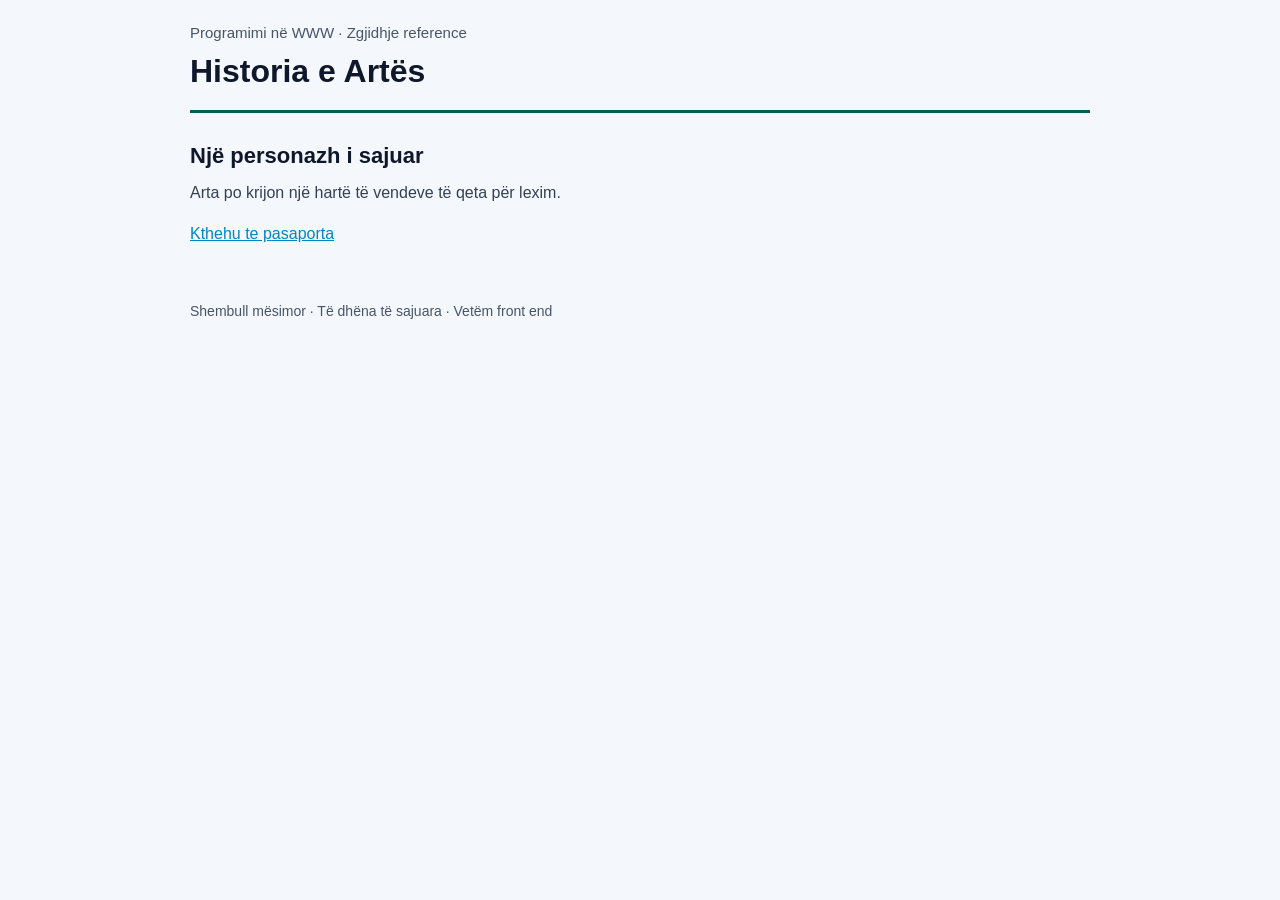
<file: JAVA1/index.html>
<!DOCTYPE html>
<html lang="sq">
<head>
    <meta charset="UTF-8">
    <meta name="viewport" content="width=device-width, initial-scale=1.0">
    <title>Historia e Artës</title>
    <link rel="stylesheet" href="style.css">
</head>
<body>

    <div class="container">
        <p class="header-top">Programimi në WWW &middot; Zgjidhje reference</p>
        <h1 class="main-title">Historia e Artës</h1>

        <hr class="divider">

        <main>
            <h2 class="section-title">Një personazh i sajuar</h2>
            <p class="text-content">Arta po krijon një hartë të vendeve të qeta për lexim.</p>

            <a href="rreth.html" class="content-link">Kthehu te pasaporta</a>
        </main>

        <p class="footer-text">Shembull mësimor &middot; Të dhëna të sajuara &middot; Vetëm front end</p>
    </div>

</body>
</html>
</file>
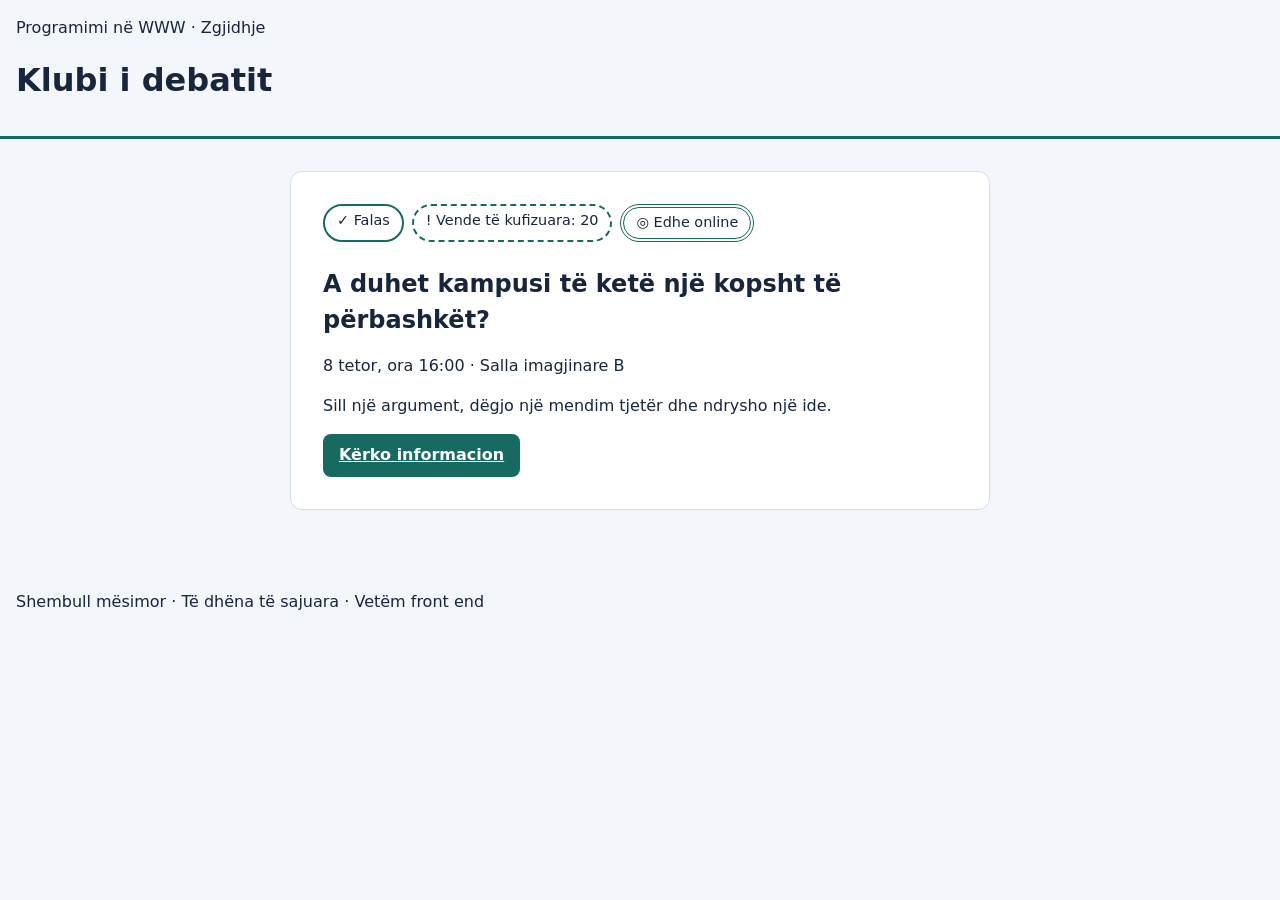
<file: JAVA3/index.html>
<!doctype html>
<html lang="sq">
  <head>
    <meta charset="UTF-8" />
    <meta name="viewport" content="width=device-width, initial-scale=1" />
    <title>Klubi i debatit · Afishe</title>
    <link rel="stylesheet" href="style.css" />
    <link rel="stylesheet" href="gabime.css" />
  </head>
  <body>
    <a class="skip" href="#main">Kalo te përmbajtja</a>
    <header>
      <p>Programimi në WWW · Zgjidhje</p>
      <h1>Klubi i debatit</h1>
    </header>
    <main id="main">
      <article class="poster">
        <ul class="tags">
          <li class="tag tag--free">✓ Falas</li>
          <li class="tag tag--limited">! Vende të kufizuara: 20</li>
          <li class="tag tag--online">◎ Edhe online</li>
        </ul>
        <h2 class="event-title">A duhet kampusi të ketë një kopsht të përbashkët?</h2>
        <p class="event-meta">
          <time datetime="2026-10-08T16:00">8 tetor, ora 16:00</time> · Salla imagjinare B
        </p>
        <p class="event-text">
          Sill një argument, dëgjo një mendim tjetër dhe ndrysho një ide.
        </p>
        <a class="btn" href="https://example.com/regjistrimi">Kërko informacion</a>
      </article>
    </main>
    <footer>Shembull mësimor · Të dhëna të sajuara · Vetëm front end</footer>
  </body>
</html>
</file>
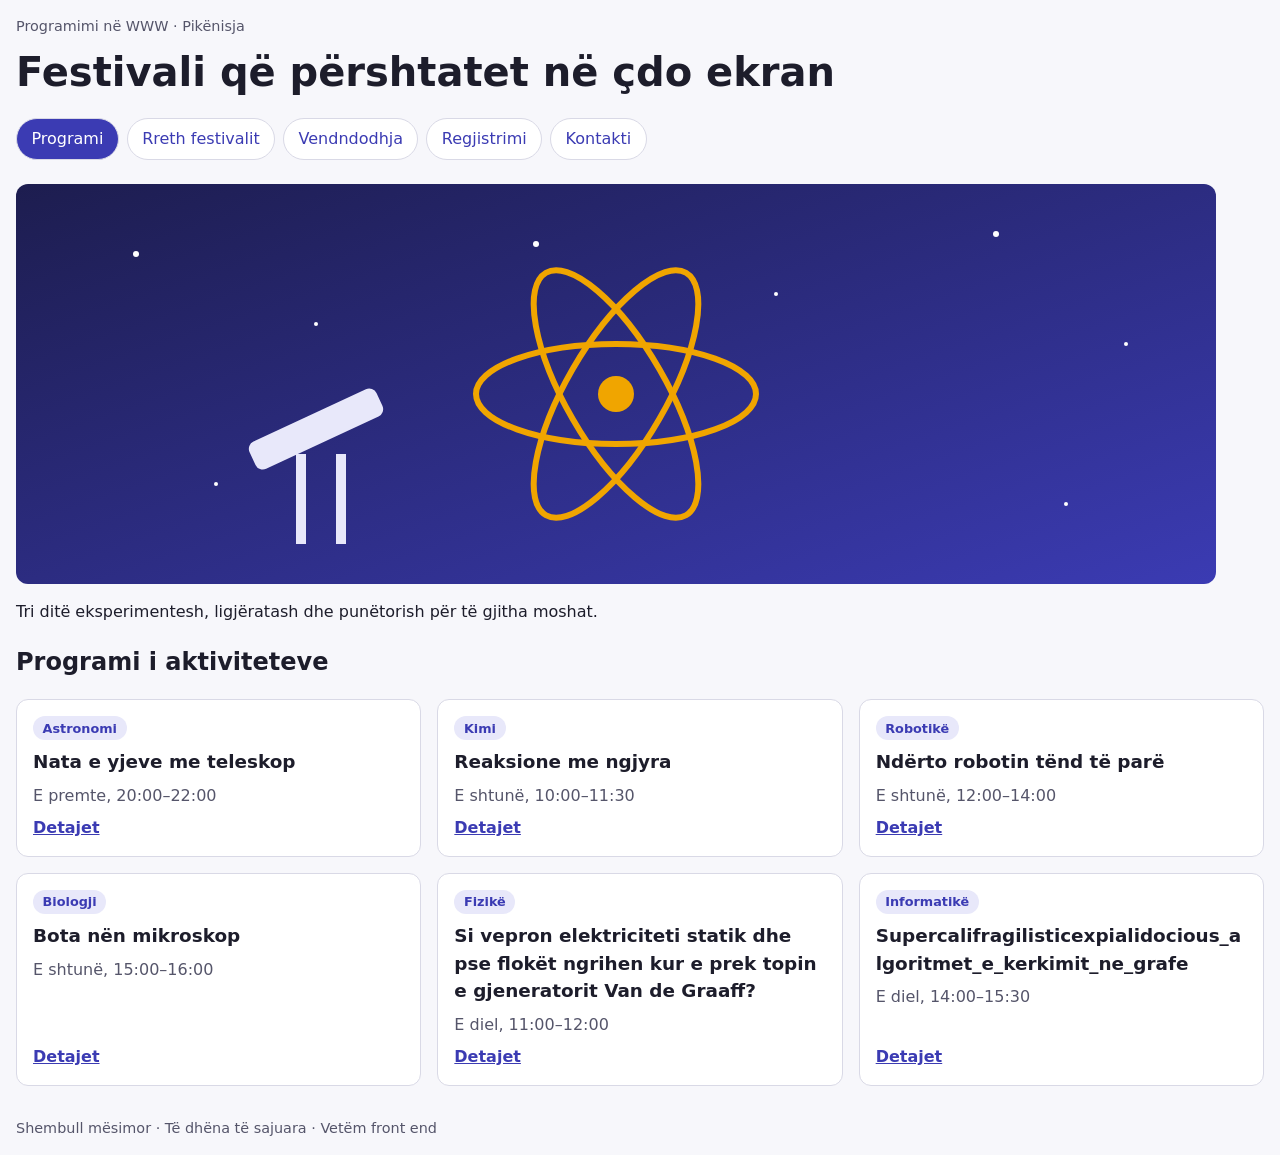
<file: JAVA4/index.html>
<!doctype html>
<html lang="sq">
  <head>
    <meta charset="UTF-8" />
    <meta name="viewport" content="width=device-width, initial-scale=1" />
    <title>Festivali që përshtatet në çdo ekran</title>
    <link rel="stylesheet" href="style.css" />
  </head>
  <body>
    <a class="skip" href="#main">Kalo te përmbajtja</a>
    <header class="site-header">
      <p class="eyebrow">Programimi në WWW · Pikënisja</p>
      <h1>Festivali që përshtatet në çdo ekran</h1>
      <nav aria-label="Menuja kryesore">
        <ul class="menu">
          <li><a href="#programi" aria-current="page">Programi</a></li>
          <li><a href="#rreth">Rreth festivalit</a></li>
          <li><a href="#vendndodhja">Vendndodhja</a></li>
          <li><a href="#regjistrimi">Regjistrimi</a></li>
          <li><a href="#kontakti">Kontakti</a></li>
        </ul>
      </nav>
    </header>

    <main id="main">
      <section class="hero" id="rreth">
        <img
          src="assets/festivali.svg"
          alt="Ilustrim i festivalit shkencor me teleskop, atom dhe yje"
          width="1200"
          height="400"
        />
        <p>
          Tri ditë eksperimentesh, ligjëratash dhe punëtorish për të gjitha moshat.
        </p>
      </section>

      <section id="programi" aria-labelledby="programi-titulli">
        <h2 id="programi-titulli">Programi i aktiviteteve</h2>
        <ul class="cards">
          <li class="card">
            <p class="category">Astronomi</p>
            <h3>Nata e yjeve me teleskop</h3>
            <p class="time"><time datetime="2026-05-15T20:00">E premte, 20:00–22:00</time></p>
            <a href="#detaje-1">Detajet<span class="sr-only"> për Natën e yjeve</span></a>
          </li>
          <li class="card">
            <p class="category">Kimi</p>
            <h3>Reaksione me ngjyra</h3>
            <p class="time"><time datetime="2026-05-16T10:00">E shtunë, 10:00–11:30</time></p>
            <a href="#detaje-2">Detajet<span class="sr-only"> për Reaksione me ngjyra</span></a>
          </li>
          <li class="card">
            <p class="category">Robotikë</p>
            <h3>Ndërto robotin tënd të parë</h3>
            <p class="time"><time datetime="2026-05-16T12:00">E shtunë, 12:00–14:00</time></p>
            <a href="#detaje-3">Detajet<span class="sr-only"> për Ndërto robotin tënd</span></a>
          </li>
          <li class="card">
            <p class="category">Biologji</p>
            <h3>Bota nën mikroskop</h3>
            <p class="time"><time datetime="2026-05-16T15:00">E shtunë, 15:00–16:00</time></p>
            <a href="#detaje-4">Detajet<span class="sr-only"> për Bota nën mikroskop</span></a>
          </li>
          <li class="card">
            <p class="category">Fizikë</p>
            <h3>
              Si vepron elektriciteti statik dhe pse flokët ngrihen kur e prek topin e gjeneratorit Van de Graaff?
            </h3>
            <p class="time"><time datetime="2026-05-17T11:00">E diel, 11:00–12:00</time></p>
            <a href="#detaje-5">Detajet<span class="sr-only"> për Elektriciteti statik</span></a>
          </li>
          <li class="card">
            <p class="category">Informatikë</p>
            <h3>Supercalifragilisticexpialidocious_algoritmet_e_kerkimit_ne_grafe</h3>
            <p class="time"><time datetime="2026-05-17T14:00">E diel, 14:00–15:30</time></p>
            <a href="#detaje-6">Detajet<span class="sr-only"> për Algoritmet e kërkimit</span></a>
          </li>
        </ul>
      </section>
    </main>

    <footer>Shembull mësimor · Të dhëna të sajuara · Vetëm front end</footer>
  </body>
</html>
</file>
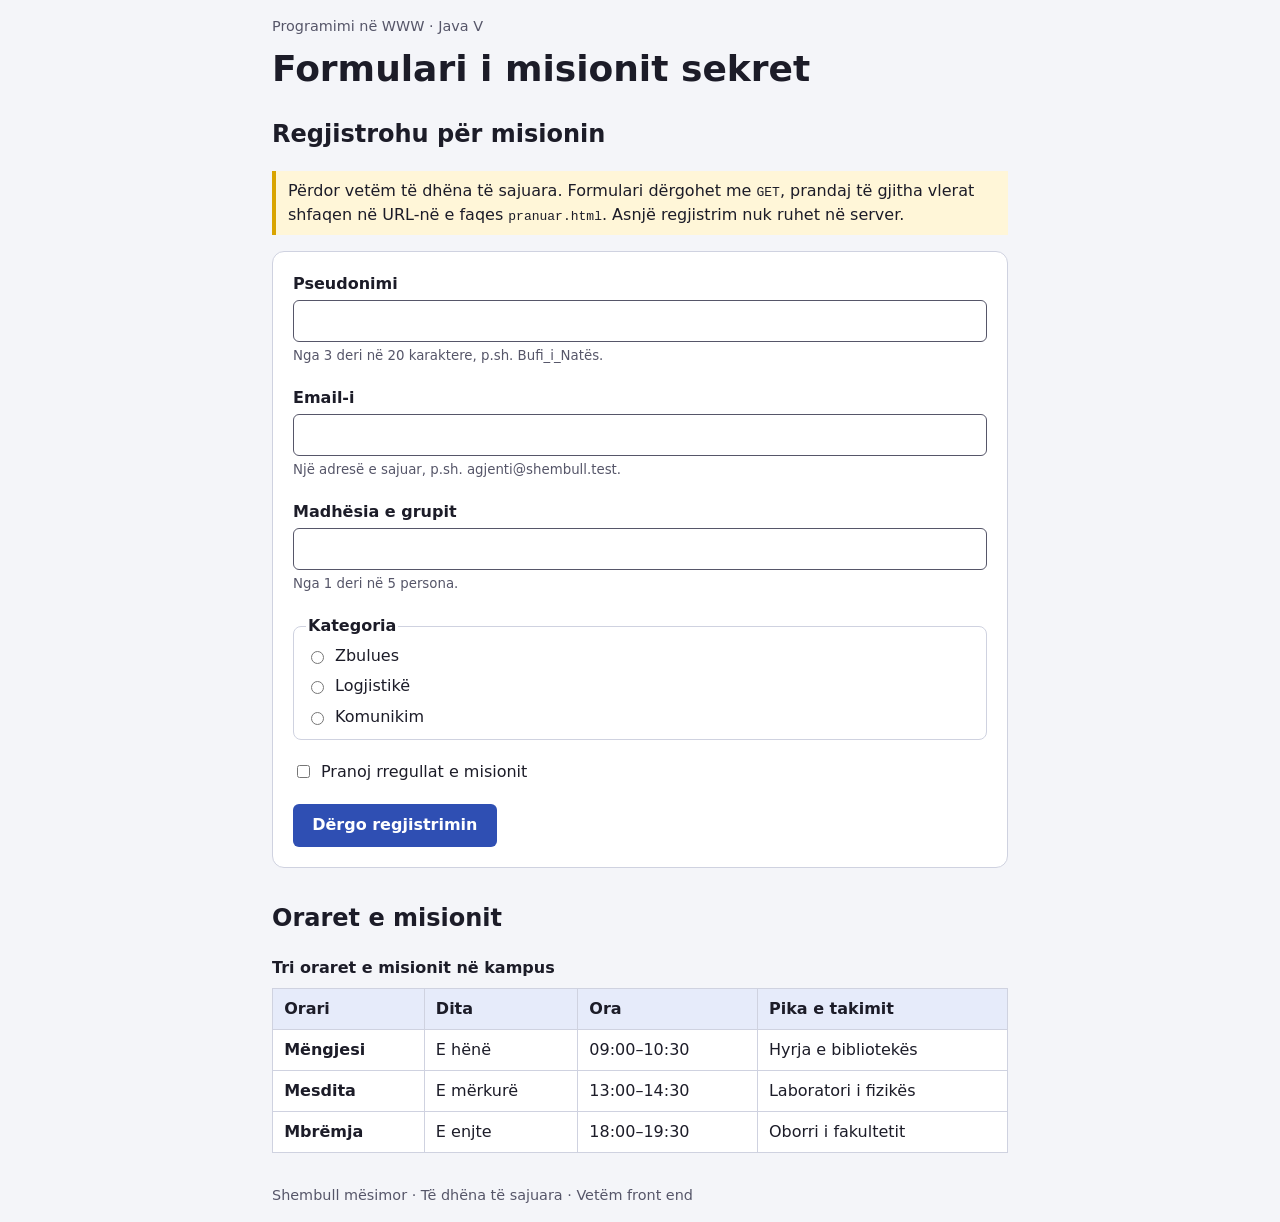
<file: JAVA5/index.html>
<!doctype html>
<html lang="sq">
  <head>
    <meta charset="UTF-8" />
    <meta name="viewport" content="width=device-width, initial-scale=1" />
    <title>Formulari i misionit sekret</title>
    <link rel="stylesheet" href="style.css" />
  </head>
  <body>
    <a class="skip" href="#main">Kalo te përmbajtja</a>
    <header class="site-header">
      <p class="eyebrow">Programimi në WWW · Java V</p>
      <h1>Formulari i misionit sekret</h1>
    </header>

    <main id="main">
      <section aria-labelledby="regjistrimi-titulli">
        <h2 id="regjistrimi-titulli">Regjistrohu për misionin</h2>
        <p class="shenim">
          Përdor vetëm të dhëna të sajuara. Formulari dërgohet me <code>GET</code>,
          prandaj të gjitha vlerat shfaqen në URL-në e faqes <code>pranuar.html</code>.
          Asnjë regjistrim nuk ruhet në server.
        </p>

        <form class="forma" action="pranuar.html" method="get">
          <div class="fusha">
            <label for="pseudonimi">Pseudonimi</label>
            <input
              id="pseudonimi"
              name="pseudonimi"
              type="text"
              required
              minlength="3"
              maxlength="20"
              autocomplete="off"
              aria-describedby="pseudonimi-ndihme"
            />
            <small id="pseudonimi-ndihme">Nga 3 deri në 20 karaktere, p.sh. Bufi_i_Natës.</small>
          </div>

          <div class="fusha">
            <label for="email">Email-i</label>
            <input
              id="email"
              name="email"
              type="email"
              required
              autocomplete="off"
              aria-describedby="email-ndihme"
            />
            <small id="email-ndihme">Një adresë e sajuar, p.sh. agjenti@shembull.test.</small>
          </div>

          <div class="fusha">
            <label for="grupi">Madhësia e grupit</label>
            <input
              id="grupi"
              name="grupi"
              type="number"
              required
              min="1"
              max="5"
              step="1"
              aria-describedby="grupi-ndihme"
            />
            <small id="grupi-ndihme">Nga 1 deri në 5 persona.</small>
          </div>

          <fieldset>
            <legend>Kategoria</legend>
            <div class="zgjedhje">
              <input id="kat-zbulues" name="kategoria" type="radio" value="zbulues" required />
              <label for="kat-zbulues">Zbulues</label>
            </div>
            <div class="zgjedhje">
              <input id="kat-logjistike" name="kategoria" type="radio" value="logjistike" />
              <label for="kat-logjistike">Logjistikë</label>
            </div>
            <div class="zgjedhje">
              <input id="kat-komunikim" name="kategoria" type="radio" value="komunikim" />
              <label for="kat-komunikim">Komunikim</label>
            </div>
          </fieldset>

          <div class="zgjedhje">
            <input id="rregullat" name="rregullat" type="checkbox" value="po" required />
            <label for="rregullat">Pranoj rregullat e misionit</label>
          </div>

          <button type="submit">Dërgo regjistrimin</button>
        </form>
      </section>

      <section aria-labelledby="oraret-titulli">
        <h2 id="oraret-titulli">Oraret e misionit</h2>
        <div class="tabela">
          <table>
            <caption>Tri oraret e misionit në kampus</caption>
            <thead>
              <tr>
                <th scope="col">Orari</th>
                <th scope="col">Dita</th>
                <th scope="col">Ora</th>
                <th scope="col">Pika e takimit</th>
              </tr>
            </thead>
            <tbody>
              <tr>
                <th scope="row">Mëngjesi</th>
                <td>E hënë</td>
                <td><time datetime="09:00">09:00</time>–<time datetime="10:30">10:30</time></td>
                <td>Hyrja e bibliotekës</td>
              </tr>
              <tr>
                <th scope="row">Mesdita</th>
                <td>E mërkurë</td>
                <td><time datetime="13:00">13:00</time>–<time datetime="14:30">14:30</time></td>
                <td>Laboratori i fizikës</td>
              </tr>
              <tr>
                <th scope="row">Mbrëmja</th>
                <td>E enjte</td>
                <td><time datetime="18:00">18:00</time>–<time datetime="19:30">19:30</time></td>
                <td>Oborri i fakultetit</td>
              </tr>
            </tbody>
          </table>
        </div>
      </section>
    </main>

    <footer>Shembull mësimor · Të dhëna të sajuara · Vetëm front end</footer>
  </body>
</html>
</file>
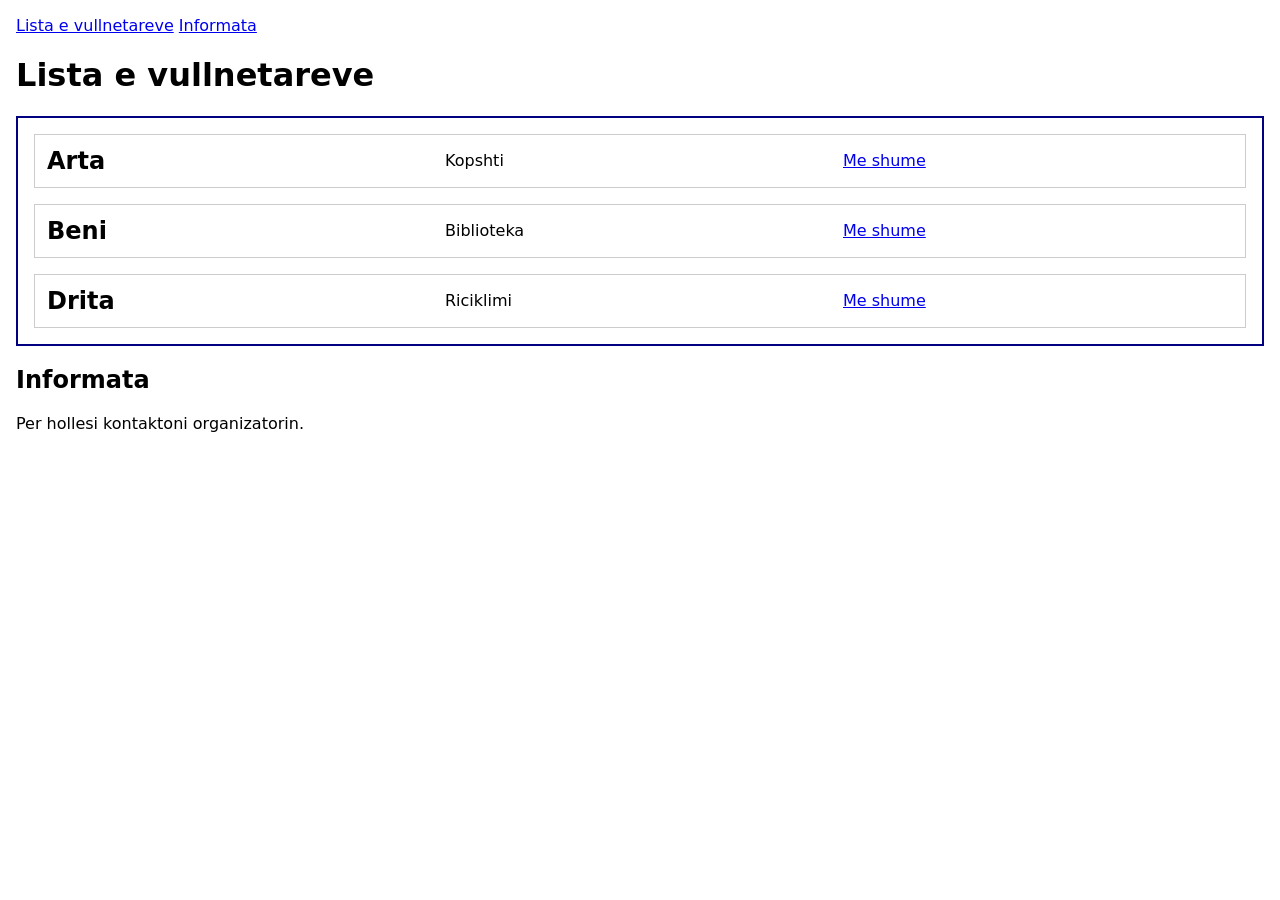
<file: Vleresime/Prova1/index.html>
<!doctype html>
<html lang="sq">
<head>
  <meta charset="UTF-8">
  <meta name="viewport" content="width=device-width,initial-scale=1">
  <title>Lista e vullnetareve - Gr.3</title>
  <link rel="stylesheet" href="style.css">
</head>
<body>
  <!-- Gr.3 -->
  <nav><a href="#anetaret">Lista e vullnetareve</a> <a href="#kontakti">Informata</a></nav>
  <main>
    <h1>Lista e vullnetareve</h1>
    <section id="anetaret" class="members" aria-label="Lista e vullnetareve">
      <article class="profile">
        <h2>Arta</h2>
        <p>Kopshti</p>
        <a href="#kontakti">Me shume</a>
      </article>
      <article class="profile">
        <h2>Beni</h2>
        <p>Biblioteka</p>
        <a href="#kontakti">Me shume</a>
      </article>
      <article class="profile">
        <h2>Drita</h2>
        <p>Riciklimi</p>
        <a href="#kontakti">Me shume</a>
      </article>
    </section>
    <section id="kontakti">
      <h2>Informata</h2>
      <p>Per hollesi kontaktoni organizatorin.</p>
    </section>
  </main>
</body>
</html>
</file>
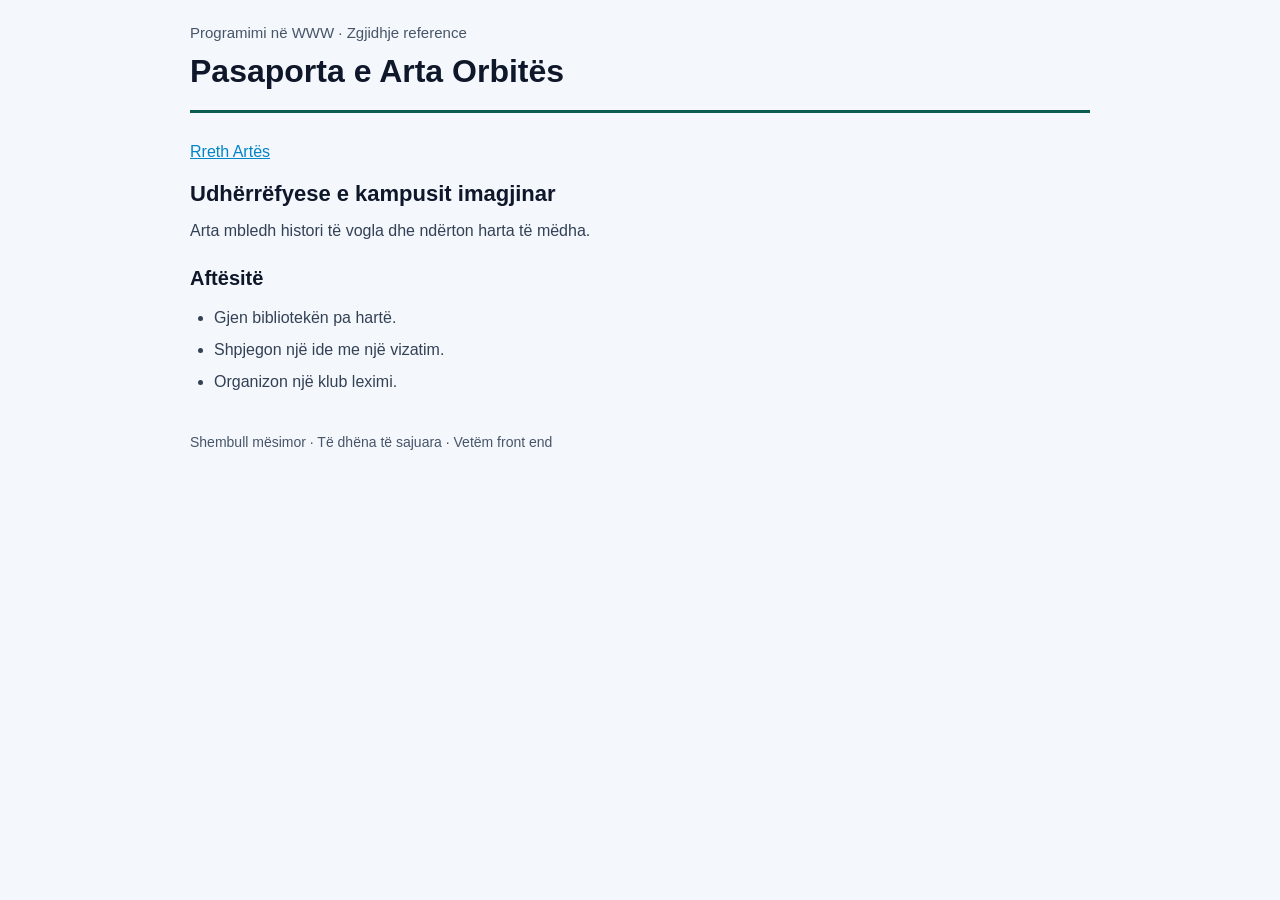
<file: JAVA1/rreth.html>
<!DOCTYPE html>
<html lang="sq">
<head>
    <meta charset="UTF-8">
    <meta name="viewport" content="width=device-width, initial-scale=1.0">
    <title>Pasaporta e Arta Orbitës</title>
    <link rel="stylesheet" href="style.css">
</head>
<body>

    <div class="container">
        <p class="header-top">Programimi në WWW &middot; Zgjidhje reference</p>
        <h1 class="main-title">Pasaporta e Arta Orbitës</h1>

        <hr class="divider">

        <main>
            <a href="index.html" class="content-link">Rreth Artës</a>

            <h2 class="section-title">Udhërrëfyese e kampusit imagjinar</h2>
            <p class="text-content">Arta mbledh histori të vogla dhe ndërton harta të mëdha.</p>

            <h3 class="sub-title">Aftësitë</h3>
            <ul class="skills-list">
                <li>Gjen bibliotekën pa hartë.</li>
                <li>Shpjegon një ide me një vizatim.</li>
                <li>Organizon një klub leximi.</li>
            </ul>
        </main>

        <p class="footer-text">Shembull mësimor &middot; Të dhëna të sajuara &middot; Vetëm front end</p>
    </div>

</body>
</html>
</file>
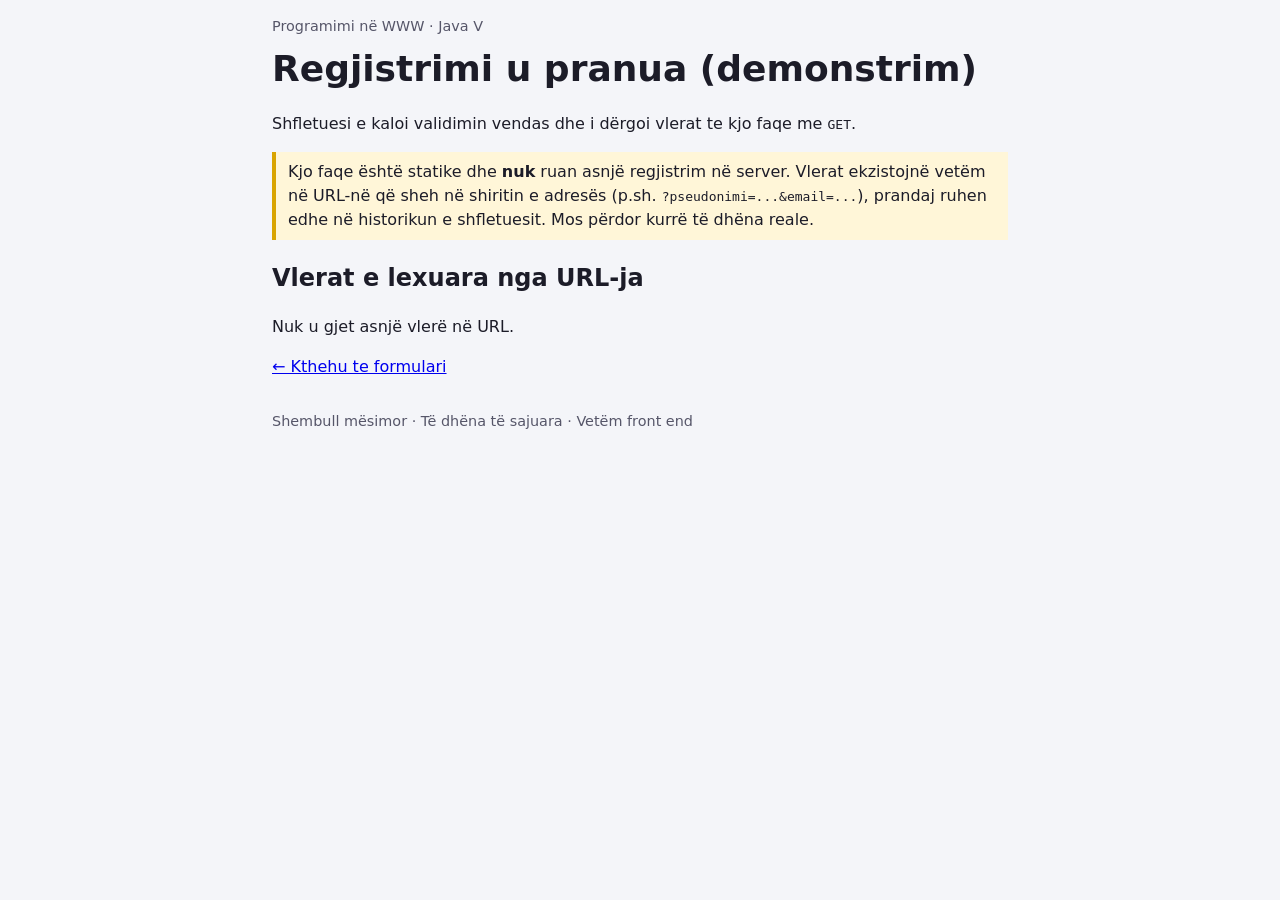
<file: JAVA5/pranuar.html>
<!doctype html>
<html lang="sq">
  <head>
    <meta charset="UTF-8" />
    <meta name="viewport" content="width=device-width, initial-scale=1" />
    <title>Regjistrimi u pranua</title>
    <link rel="stylesheet" href="style.css" />
  </head>
  <body>
    <a class="skip" href="#main">Kalo te përmbajtja</a>
    <header class="site-header">
      <p class="eyebrow">Programimi në WWW · Java V</p>
      <h1>Regjistrimi u pranua (demonstrim)</h1>
    </header>

    <main id="main">
      <p>
        Shfletuesi e kaloi validimin vendas dhe i dërgoi vlerat te kjo faqe me
        <code>GET</code>.
      </p>
      <p class="shenim">
        Kjo faqe është statike dhe <strong>nuk</strong> ruan asnjë regjistrim në server.
        Vlerat ekzistojnë vetëm në URL-në që sheh në shiritin e adresës
        (p.sh. <code>?pseudonimi=...&amp;email=...</code>), prandaj ruhen edhe në
        historikun e shfletuesit. Mos përdor kurrë të dhëna reale.
      </p>

      <h2>Vlerat e lexuara nga URL-ja</h2>
      <dl id="vlerat" class="vlerat"></dl>

      <p><a href="index.html">← Kthehu te formulari</a></p>
    </main>

    <footer>Shembull mësimor · Të dhëna të sajuara · Vetëm front end</footer>

    <script>
      // Lexon parametrat e GET dhe i shfaq me textContent, që HTML-ja e futur në URL të mos ekzekutohet.
      const parametrat = new URLSearchParams(window.location.search);
      const lista = document.getElementById("vlerat");

      for (const [emri, vlera] of parametrat) {
        const dt = document.createElement("dt");
        const dd = document.createElement("dd");
        dt.textContent = emri;
        dd.textContent = vlera;
        lista.append(dt, dd);
      }

      if (!lista.hasChildNodes()) {
        const p = document.createElement("p");
        p.textContent = "Nuk u gjet asnjë vlerë në URL.";
        lista.replaceWith(p);
      }
    </script>
  </body>
</html>
</file>
<file: JAVA1/style.css>
* {
    box-sizing: border-box;
    margin: 0;
    padding: 0;
}

body {
    font-family: -apple-system, BlinkMacSystemFont, "Segoe UI", Roboto, Helvetica, Arial, sans-serif;
    background-color: #f4f7fc;
    color: #1e293b;
    padding: 24px;
    min-height: 100vh;
}

.container {
    max-width: 900px;
    margin: 0 auto;
}

.header-top {
    color: #475569;
    font-size: 15px;
    margin-bottom: 12px;
}

.main-title {
    font-size: 32px;
    font-weight: 800;
    color: #0f172a;
    margin-bottom: 20px;
}

.divider {
    border: none;
    height: 3px;
    background-color: #0d5c52;
    margin-bottom: 30px;
    width: 100%;
}

.content-link {
    color: #0284c7;
    text-decoration: underline;
    font-size: 16px;
    display: inline-block;
    margin-bottom: 20px;
}

.section-title {
    font-size: 22px;
    font-weight: 700;
    color: #0f172a;
    margin-bottom: 12px;
}

.text-content {
    font-size: 16px;
    color: #334155;
    margin-bottom: 20px;
    line-height: 1.5;
}

.sub-title {
    font-size: 20px;
    font-weight: 700;
    color: #0f172a;
    margin-top: 24px;
    margin-bottom: 16px;
}

.skills-list {
    padding-left: 24px;
    margin-bottom: 40px;
}

.skills-list li {
    font-size: 16px;
    color: #334155;
    margin-bottom: 8px;
    line-height: 1.5;
}

.footer-text {
    color: #475569;
    font-size: 14px;
    margin-top: 40px;
}
</file>
<file: JAVA3/style.css>
/* ==========================================================
   Java III · Klinika e CSS: shpëto afishen
   Variablat (ngjyra, hapësira) jetojnë këtu, në një vend.
   ========================================================== */
:root {
  --ink: #17263c;          /* teksti kryesor */
  --page: #f3f6fb;         /* sfondi i faqes */
  --surface: #ffffff;      /* sfondi i kartës */
  --accent: #166a5f;       /* jeshil: butoni, etiketat */
  --line: #d5dce8;         /* kufijtë e lehtë */
  --focus: #0b3d91;        /* unaza e fokusit */

  --space-1: 0.5rem;
  --space-2: 1rem;
  --space-3: 1.5rem;
  --space-4: 2rem;
  --radius: 12px;
}

* {
  box-sizing: border-box; /* width përfshin padding dhe border */
}

body {
  font-family: system-ui, sans-serif;
  margin: 0;
  color: var(--ink);
  background: var(--page);
  line-height: 1.5;
  overflow-wrap: anywhere; /* asnjë fjalë nuk e shtyn faqen anash */
}

/* --- Struktura e faqes --- */
header,
main,
footer {
  padding: var(--space-2);
}

header {
  border-bottom: 3px solid var(--accent);
}

header p {
  margin: 0;
}

h1 {
  margin: var(--space-2) 0;
  font-size: clamp(1.5rem, 6vw, 2rem);
}

main {
  display: flex;
  justify-content: center;
  padding-block: var(--space-4);
}

/* --- Lidhja "Kalo te përmbajtja" --- */
.skip {
  position: absolute;
  left: var(--space-1);
  top: -4rem;
  padding: var(--space-1) var(--space-2);
  background: var(--surface);
  color: var(--ink);
}

.skip:focus-visible {
  top: var(--space-1);
}

/* --- Etiketat: forma + teksti + ikona, jo vetëm ngjyra --- */
.tags {
  display: flex;
  flex-wrap: wrap;
  gap: var(--space-1);
  margin: 0 0 var(--space-3);
  padding: 0;
  list-style: none;
}

.tag {
  display: inline-block;
  padding: 0.25rem 0.75rem;
  border: 2px solid var(--accent);
  border-radius: 999px;
  color: var(--ink);
  font-size: 0.9rem;
}

.tag--free {
  border-style: solid;     /* kufi i plotë  + shenja ✓ */
}

.tag--limited {
  border-style: dashed;    /* kufi me pika  + shenja ! */
}

.tag--online {
  border-style: double;    /* kufi i dyfishtë + shenja ◎ */
  border-width: 4px;
}

/* --- Përmbajtja e kartës --- */
.event-title {
  margin: 0 0 var(--space-2);
  font-size: clamp(1.25rem, 5vw, 1.5rem);
}

.event-meta {
  margin: 0 0 var(--space-2);
}

.event-text {
  margin: 0 0 var(--space-2);
}

/* --- Butoni / lidhja e regjistrimit --- */
.btn {
  display: inline-block;
  padding: 0.6rem 1rem;
  border-radius: 8px;
  background: var(--accent);
  color: #fff;            /* kontrast 6.3:1 mbi jeshilin */
  font-weight: 600;
}

.btn:hover {
  background: #0f4f47;
}

/* --- Fokusi i dukshëm me Tab (vetëm për tastierën) --- */
a:focus-visible,
.btn:focus-visible {
  outline: 3px solid var(--focus);
  outline-offset: 3px;
  box-shadow: 0 0 0 6px #fff; /* halo e bardhë: shihet edhe mbi sfonde të errëta */
}

footer {
  margin-top: var(--space-4);
}
</file>
<file: JAVA3/gabime.css>
.poster {
  box-sizing: border-box;
  width: 100%;
  max-width: 700px;
  padding: clamp(1rem, 5vw, 2rem);
  color: var(--ink);
  background: var(--surface);
  border: 1px solid var(--line);
  border-radius: var(--radius);
}
</file>
<file: JAVA4/style.css>
* {
  box-sizing: border-box;
}

:root {
  --bg: #f7f7fb;
  --surface: #ffffff;
  --text: #1d1d2b;
  --muted: #55556a;
  --accent: #3b3bb3;
  --border: #d9d9e6;
}

body {
  font-family: system-ui, sans-serif;
  margin: 0;
  padding: 1rem;
  background: var(--bg);
  color: var(--text);
  line-height: 1.5;
}

/* Lidhja "Kalo te përmbajtja" shfaqet vetëm me fokus nga tastiera */
.skip {
  position: absolute;
  left: -999px;
  top: 0;
  background: var(--accent);
  color: #fff;
  padding: 0.5rem 1rem;
}
.skip:focus {
  left: 1rem;
}

.sr-only {
  position: absolute;
  width: 1px;
  height: 1px;
  overflow: hidden;
  clip: rect(0 0 0 0);
  white-space: nowrap;
}

.eyebrow {
  margin: 0;
  color: var(--muted);
  font-size: 0.9rem;
}

h1 {
  margin: 0.25rem 0 1rem;
  font-size: clamp(1.5rem, 5vw, 2.5rem);
  overflow-wrap: anywhere;
}

/* Menuja fleksibile */
.menu {
  display: flex;
  flex-wrap: wrap;
  gap: 0.5rem;
  list-style: none;
  margin: 0;
  padding: 0;
}

.menu a {
  display: block;
  padding: 0.5rem 0.9rem;
  border: 1px solid var(--border);
  border-radius: 999px;
  background: var(--surface);
  color: var(--accent);
  text-decoration: none;
}

.menu a:hover,
.menu a[aria-current="page"] {
  background: var(--accent);
  color: #fff;
}

a:focus-visible {
  outline: 3px solid #f0a500;
  outline-offset: 2px;
}

/* Imazh fleksibël */
.hero img {
  display: block;
  max-width: 100%;
  height: auto;
  border-radius: 12px;
  margin-top: 1.5rem;
}

/* Grid: 1 kolonë < 600px */
.cards {
  display: grid;
  grid-template-columns: 1fr;
  gap: 1rem;
  list-style: none;
  margin: 0;
  padding: 0;
}

/* 2 kolona nga 600 deri në 899 px */
@media (min-width: 600px) {
  .cards {
    grid-template-columns: repeat(2, minmax(0, 1fr));
  }
}

/* 3 kolona nga 900 px */
@media (min-width: 900px) {
  .cards {
    grid-template-columns: repeat(3, minmax(0, 1fr));
  }
}

.card {
  display: flex;
  flex-direction: column;
  gap: 0.5rem;
  min-width: 0;
  padding: 1rem;
  background: var(--surface);
  border: 1px solid var(--border);
  border-radius: 12px;
}

/* Teksti i gjatë thyhet dhe nuk del jashtë kartës; pa lartësi fikse */
.card h3 {
  margin: 0;
  font-size: 1.15rem;
  overflow-wrap: anywhere;
  hyphens: auto;
}

.card p {
  margin: 0;
}

.category {
  align-self: flex-start;
  padding: 0.15rem 0.6rem;
  border-radius: 999px;
  background: #e8e8fa;
  color: var(--accent);
  font-size: 0.8rem;
  font-weight: 600;
}

.time {
  color: var(--muted);
}

.card a {
  margin-top: auto;
  color: var(--accent);
  font-weight: 600;
}

footer {
  margin-top: 2rem;
  color: var(--muted);
  font-size: 0.9rem;
}
</file>
<file: JAVA5/style.css>
* {
  box-sizing: border-box;
}

:root {
  --bg: #f4f5f9;
  --surface: #ffffff;
  --text: #1c1c28;
  --muted: #565669;
  --accent: #2f4fb3;
  --border: #cfd2e0;
  --error: #b3261e;
  --note: #fff6d8;
  --note-border: #d9a400;
}

body {
  font-family: system-ui, sans-serif;
  max-width: 48rem;
  margin: 0 auto;
  padding: 1rem;
  background: var(--bg);
  color: var(--text);
  line-height: 1.5;
}

/* Lidhja "Kalo te përmbajtja" shfaqet vetëm me fokus nga tastiera */
.skip {
  position: absolute;
  left: -999px;
  top: 0;
  background: var(--accent);
  color: #fff;
  padding: 0.5rem 1rem;
}
.skip:focus {
  left: 1rem;
}

.eyebrow {
  margin: 0;
  color: var(--muted);
  font-size: 0.9rem;
}

h1 {
  margin: 0.25rem 0 1rem;
  font-size: clamp(1.5rem, 5vw, 2.25rem);
}

section {
  margin-bottom: 2rem;
}

.shenim {
  background: var(--note);
  border-left: 4px solid var(--note-border);
  padding: 0.5rem 0.75rem;
}

/* Formulari */
.forma {
  display: grid;
  gap: 1.25rem;
  padding: 1.25rem;
  background: var(--surface);
  border: 1px solid var(--border);
  border-radius: 12px;
}

.fusha {
  display: grid;
  gap: 0.25rem;
}

label,
legend {
  font-weight: 600;
}

small {
  color: var(--muted);
}

input[type="text"],
input[type="email"],
input[type="number"] {
  font: inherit;
  padding: 0.5rem 0.6rem;
  border: 1px solid var(--muted);
  border-radius: 6px;
}

/* Kufiri i kuq shfaqet vetëm pasi përdoruesi ka prekur fushën */
input:user-invalid {
  border-color: var(--error);
  outline: 1px solid var(--error);
}

fieldset {
  display: grid;
  gap: 0.4rem;
  margin: 0;
  border: 1px solid var(--border);
  border-radius: 8px;
}

.zgjedhje {
  display: flex;
  align-items: center;
  gap: 0.5rem;
}

.zgjedhje label {
  font-weight: 400;
}

button {
  justify-self: start;
  font: inherit;
  font-weight: 600;
  padding: 0.6rem 1.2rem;
  border: 0;
  border-radius: 6px;
  background: var(--accent);
  color: #fff;
  cursor: pointer;
}

a:focus-visible,
input:focus-visible,
button:focus-visible {
  outline: 3px solid #f0a500;
  outline-offset: 2px;
}

/* Tabela rrëshqet horizontalisht vetëm brenda kutisë së saj në ekrane të ngushta */
.tabela {
  overflow-x: auto;
}

table {
  width: 100%;
  border-collapse: collapse;
  background: var(--surface);
}

caption {
  text-align: left;
  font-weight: 600;
  padding-bottom: 0.5rem;
}

th,
td {
  border: 1px solid var(--border);
  padding: 0.5rem 0.7rem;
  text-align: left;
}

thead th {
  background: #e6ebfa;
}

/* Faqja e pranimit */
.vlerat {
  display: grid;
  grid-template-columns: max-content 1fr;
  gap: 0.25rem 1rem;
  padding: 1rem;
  background: var(--surface);
  border: 1px solid var(--border);
  border-radius: 12px;
}

.vlerat dt {
  font-weight: 600;
}

.vlerat dd {
  margin: 0;
  overflow-wrap: anywhere;
}

footer {
  margin-top: 2rem;
  color: var(--muted);
  font-size: 0.9rem;
}
</file>
<file: Vleresime/Prova1/style.css>
* { box-sizing: border-box; }

body { font-family: system-ui, sans-serif; margin: 1rem; }

/* Riparimi: hiqet min-width: 700px; paneli ngushtohet sipas ekranit */
.members {
  width: 100%;
  max-width: 100%;
  padding: 1rem;
  border: 2px solid navy;
  display: grid;
  gap: 1rem;
}

/* Fjalet shume te gjata thyhen brenda kutise */
.members p { overflow-wrap: anywhere; }

/* 360 px: emri, fusha dhe lidhja njera poshte tjetres */
.profile {
  display: grid;
  gap: 0.5rem;
  padding: 0.75rem;
  border: 1px solid #ccc;
}

.profile h2,
.profile p { margin: 0; }

/* Ekran i gjere: tri kolona brenda CDO profili, profilet mbeten tri rreshta */
@media (min-width: 800px) {
  .profile {
    grid-template-columns: repeat(3, 1fr);
    align-items: center;
  }
}

/* Riparimi i fokusit: Tab e tregon qarte lidhjen aktive */
a:focus-visible {
  outline: 3px solid navy;
  outline-offset: 3px;
}
</file>
